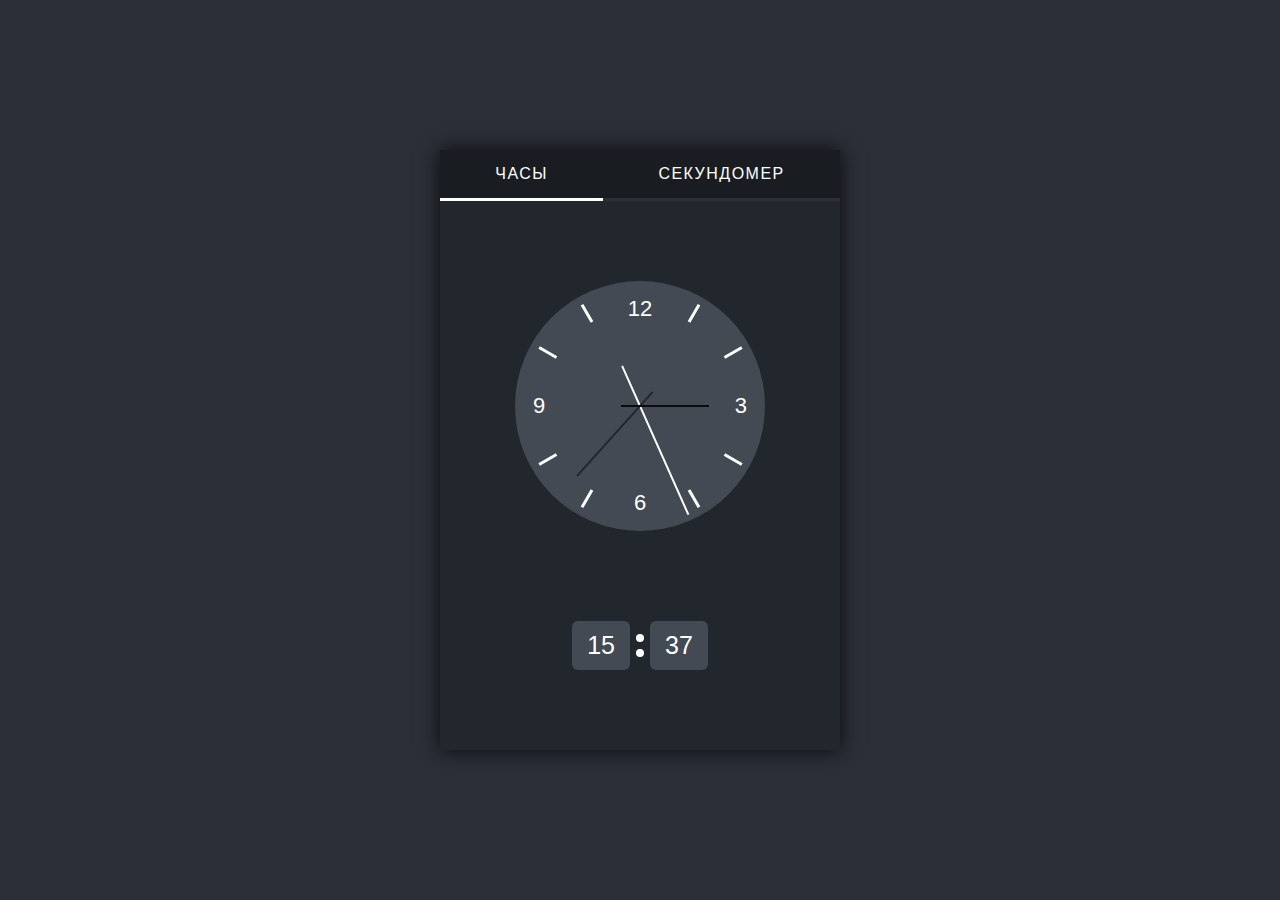
<file: index.html>
<!DOCTYPE html>
<html lang="en">

<head>
    <meta charset="UTF-8">
    <meta name="viewport" content="width=device-width, initial-scale=1.0">
    <meta http-equiv="X-UA-Compatible" content="ie=edge">
    <title>Document</title>
    <link rel="stylesheet" href="style/style.css">
</head>

<body>
    <div class="tabsPanel">
        <!-- Tablar menyusi -->
        <ul class="tabsLinks">
            <li class="tabsItem active"><a href="#" class="tabsLink">Часы</a></li>
            <li class="tabsItem">
                <a href="#" class="tabsLink">Секундомер
                 
                    <span class="tabsLink__span  "></span>
                </a>
            </li>
        </ul>
        <!-- Barcha tablar -->
        <div class="tabsContent">
            <!-- Strelkali soat -->
            <div class="clock tabsContentItem active">
                <div class="arrowClock">
                    <!-- Soat-->
                    <div class="arrowClockNumber">
                        <div class="arrowClockNumber__num arrowClockNumber__num_12">12</div>
                        <div class="arrowClockNumber__arr arrowClockNumber__arr_1"></div>
                        <div class="arrowClockNumber__arr arrowClockNumber__arr_2"></div>
                        <div class="arrowClockNumber__num arrowClockNumber__num_3">3</div>
                        <div class="arrowClockNumber__arr arrowClockNumber__arr_4"></div>
                        <div class="arrowClockNumber__arr arrowClockNumber__arr_5"></div>
                        <div class="arrowClockNumber__num arrowClockNumber__num_6">6</div>
                        <div class="arrowClockNumber__arr arrowClockNumber__arr_7"></div>
                        <div class="arrowClockNumber__arr arrowClockNumber__arr_8"></div>
                        <div class="arrowClockNumber__num arrowClockNumber__num_9">9</div>
                        <div class="arrowClockNumber__arr arrowClockNumber__arr_10"></div>
                        <div class="arrowClockNumber__arr arrowClockNumber__arr_11"></div>
                    </div>

                    <!-- Strelkalar  -->

                    <div class="s"></div> <!-- Sekundaniki -->
                    <div class="m"></div> <!-- Minutaniki -->
                    <div class="h"></div> <!-- Soatniki -->
                </div>
                <div class="numberClock">
                    <!-- Soatning raqamlardagi ko'rinishi -->
                    <div class="hours">00</div>
                    <div class="minutes">00</div>
                </div>
            </div>
            <div class="stopwatch tabsContentItem ">
                <div class="stopwatch__clock">

                    <div class="stopwatch__clock-description">
                        <!-- Soat -->
                        <div class="stopwatch__hours">0</div>
                        Час.
                    </div>
                    <div class="stopwatch__clock-description">
                        <!-- Minut -->
                        <div class="stopwatch__minutes">0</div>
                        Мин.
                    </div>
                    <div class="stopwatch__clock-description">
                        <!-- Sekund -->
                        <div class="stopwatch__seconds">0</div>
                        Сек.
                    </div>
                </div>
                <!-- Sekundomer yoqish knopkasi -->
                <button class="stopwatch__btn">start</button>
            </div>
        </div>
    </div>

    <script src="js/script.js"></script>
</body>

</html>
</file>
<file: style/style.css>
*{
    margin: 0;
    padding: 0;
    box-sizing: border-box;
    list-style: none;
    text-decoration: none;
}
body {
    background: #2c2f38;
    display: flex;
    justify-content: center;
    align-items: center;
    min-height: 100vh;
    font-family: Arial, Helvetica, sans-serif;
}
.tabsPanel {
    width: 400px;
    height: 600px;
    box-shadow: 0 0 20px 0 rgba(0,0,0,0.8);
    display: flex;
    flex-direction: column;
    margin: 20px 0;
    background: #22272d;
}
.tabsLinks {
    display: flex;
    background: #191d22;
}
.tabsItem {
    flex-grow: 1;
    display: flex;
}
.tabsLink {
    padding: 15px;
    flex-grow: 1;
    display: flex;
    justify-content: center;
    color: #fff;
    text-transform: uppercase;
    letter-spacing: 1.5px;
    border-bottom: 3px solid #2c2f38;
    position: relative;
}
.tabsItem.active .tabsLink {
    border-bottom-color: #fff;
}
.tabsContent {
    flex-grow: 1;
    position: relative;
}
.clock, .stopwatch {
    width: 100%;
    height: 100%;
    display: flex;
    justify-content: center;
    align-items: center;
    flex-direction: column;
    padding: 20px 0;
}
.tabsContentItem {
    z-index: 0;
    opacity: 0;
    transition: 0.5s;
    position: absolute;
    top: 0;
}
.tabsContentItem.active {
    z-index: 1;
    opacity: 1;
}



.tabsLink__span{
    display: none;
    width: 10px;
    height: 10px;
    border-radius: 50%;
    background: #fff;
    right: 10px;
    position: absolute;
    transition: 0.5s;
}

.tabsLink__span.active  {
    display: block;
}


.tabsLink__span.active_clear {
    display: block;
    background: red;
}








.arrowClock {
    --position: 15px;
    width: 250px;
    height: 250px;
    background: #434a53;
    border-radius: 50%;
    margin-bottom: 90px;
    position: relative;
    display: flex;
    justify-content: center;
    align-items: center;
}
.h {
    width: 2px;
    height: 100%;
    position: absolute;
}
.h::before {
    content: '';
    position: absolute;
    width: 100%;
    height: 35%;
    background: #0b0c0e;
    top: calc(55% - 35% + 6px);
}
.m {
    width: 2px;
    height: 100%;
    position: absolute;
}
.m::before {
    content: '';
    position: absolute;
    width: 100%;
    height: 45%;
    background: #22272d;
    top: calc(10% + 6px);
}
.s {
    width: 2px;
    height: 100%;
    position: absolute;
}
.s::before {
    content: '';
    position: absolute;
    width: 100%;
    height: 65%;
    background: #fff;
    top: 6px;
}
.arrowClockNumber {
    width: 100%;
    height: 100%;
    display: flex;
    justify-content: center;
    align-items: center;
    position: absolute;
}
.arrowClockNumber__num {
    color: #fff;
    font-size: 22px;
    position: absolute;
}
.arrowClockNumber__num_12 {
    top: var(--position);
}
.arrowClockNumber__arr {
    position: absolute;
    width: 3px;
    height: 100%;
}
.arrowClockNumber__arr::before {
    content: '';
    display: block;
    height: 20px;
    background: #fff;
    width: 100%;
    margin-top: 8px;
}
.arrowClockNumber__arr_1 {
    transform: rotate(30deg);
}
.arrowClockNumber__arr_2 {
    transform: rotate(60deg);
}
.arrowClockNumber__arr_4 {
    transform: rotate(120deg);
}
.arrowClockNumber__arr_5 {
    transform: rotate(150deg);
}
.arrowClockNumber__arr_7 {
    transform: rotate(210deg);
}
.arrowClockNumber__arr_8 {
    transform: rotate(240deg);
}
.arrowClockNumber__arr_10 {
    transform: rotate(300deg);
}
.arrowClockNumber__arr_11 {
    transform: rotate(330deg);
}
.arrowClockNumber__num_3 {
    right: calc(var(--position) + 3px);
}
.arrowClockNumber__num_6 {
    bottom: var(--position);
}
.arrowClockNumber__num_9 {
    left: calc(var(--position) + 3px);
}

.numberClock {
    display: flex;
    justify-content: center;
    align-items: center;
    position: relative;
}
.numberClock::before, .numberClock::after {
    content: '';
    width: 8px;
    height: 8px;
    border-radius: 50%;
    background: #fff;
    display: block;
    position: absolute;
    animation: ratatuy 1s infinite;
}

@keyframes ratatuy {
    0% {
        transform: scale(1);
    } 50% {
        transform: scale(0.5);
    } 100% {
        transform: scale(1);
    }
}
.numberClock::before {
    top: 13px
}
.numberClock::after {
    bottom: 13px;
}
.hours, .minutes, .stopwatch__hours, .stopwatch__minutes, .stopwatch__seconds {
    padding: 10px 15px;
    background: #434a53;
    color: #fff;
    font-size: 25px;
    margin: 0 10px;
    border-radius: 6px;
}
.stopwatch__hours, .stopwatch__minutes, .stopwatch__seconds {
    width: 58px;
    text-align: center;
    margin: 0 0 10px;
}
.stopwatch__clock-description {
    padding: 5px 5px 10px;  
    text-align: center;
    color: #fff;
    background: #191d22;
    border-radius: 6px;
    text-transform: uppercase;
    margin: 0 5px;
}
.stopwatch__clock {
    display: flex;
    margin-bottom: 50px;
}
.stopwatch__btn {
    padding: 10px 15px;
    background: #fff;
    border-radius: 30px;
    border: none;
    font-size: 18px;
    text-transform: uppercase;
    color: #191d22;
    cursor: pointer;
    outline: none;
}

/* Добавляем keyframe на уроке*/

@keyframes opacity {
    0% {
        opacity: 1;
    }
    50% {
        opacity: 0;
    }
    100% {
        opacity: 1;
    }
}
</file>
